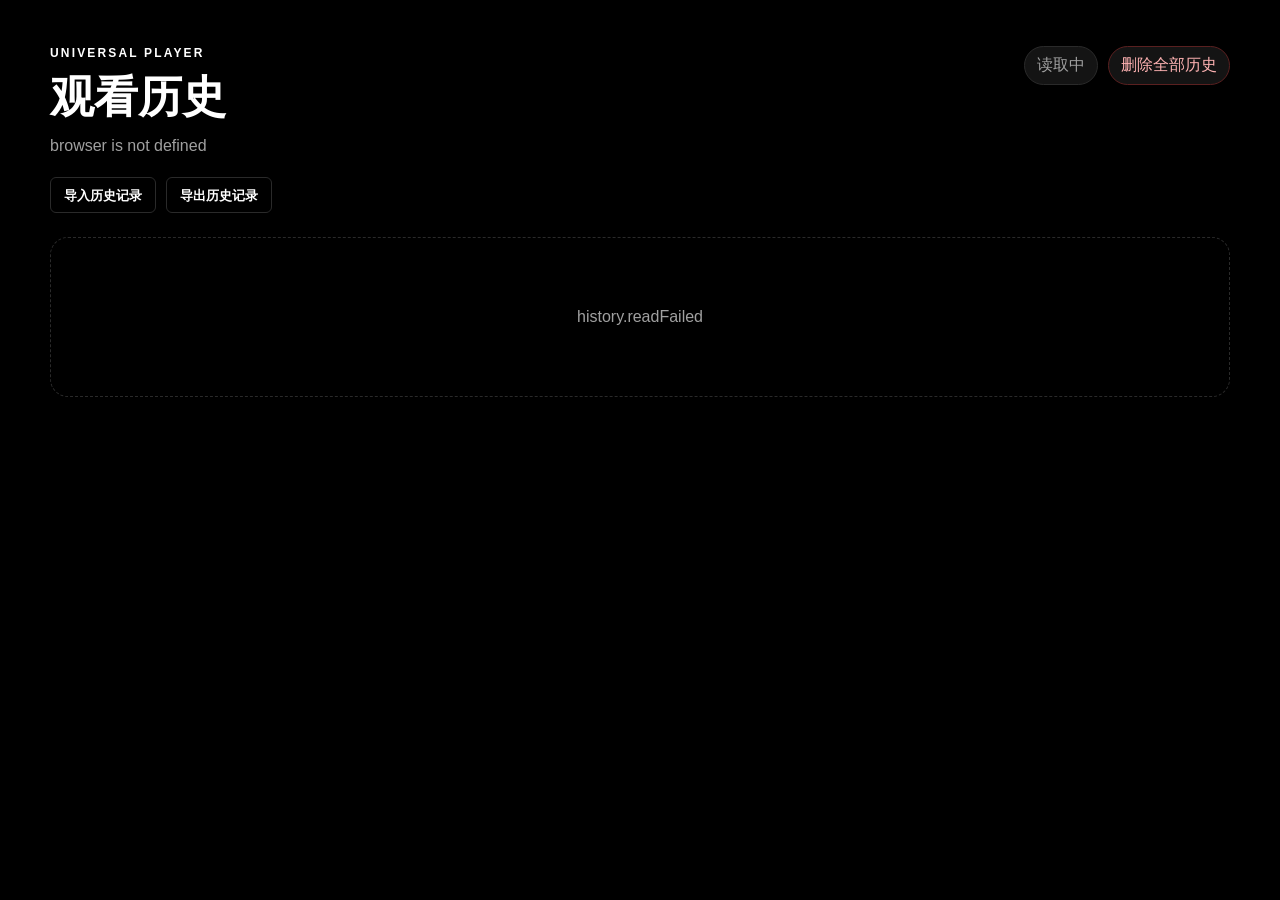
<file: history/index.html>
<!doctype html>
<html lang="zh-CN" data-theme="black" data-i18n-title="history.documentTitle">
<head>
  <meta charset="UTF-8">
  <meta name="viewport" content="width=device-width, initial-scale=1.0">
  <title>通用播放器观看历史</title>
  <link rel="stylesheet" href="history.css">
</head>
<body>
  <main class="history-shell">
    <header class="history-header">
      <div>
        <p class="eyebrow" data-i18n="app.brand">UNIVERSAL PLAYER</p>
        <h1 data-i18n="history.heading">观看历史</h1>
        <p id="summary" class="summary" data-i18n="history.summaryLoading">正在读取记录…</p>
      </div>
      <div class="header-actions">
        <span id="storageBadge" class="storage-badge" data-i18n="history.storageReading">读取中</span>
        <button id="clearAllButton" class="clear-all" type="button" data-i18n="history.clearAll">删除全部历史</button>
      </div>
    </header>
    <p id="storageWarning" class="storage-warning" hidden></p>
    <div id="Historytool-container">
      <div id="importHistory">
        <input type="file" id="importHistoryDatas" accept=".json" class="hidden-input" />
        <label for="importHistoryDatas" class="import-history" data-i18n="history.importHistory">导入历史记录</label>
      </div>
      <div id="exportHistory">
        <button id="exportHistoryDatas" class="export-history" type="button" data-i18n="history.exportHistory">导出历史记录</button>
      </div>
    </div>
    <section id="historyList" class="history-list" aria-live="polite"></section>
  </main>
  <script src="../theme/theme.js"></script>
  <script src="../language/i18n.js"></script>
  <script src="history.js"></script>
</body>
</html>
</file>
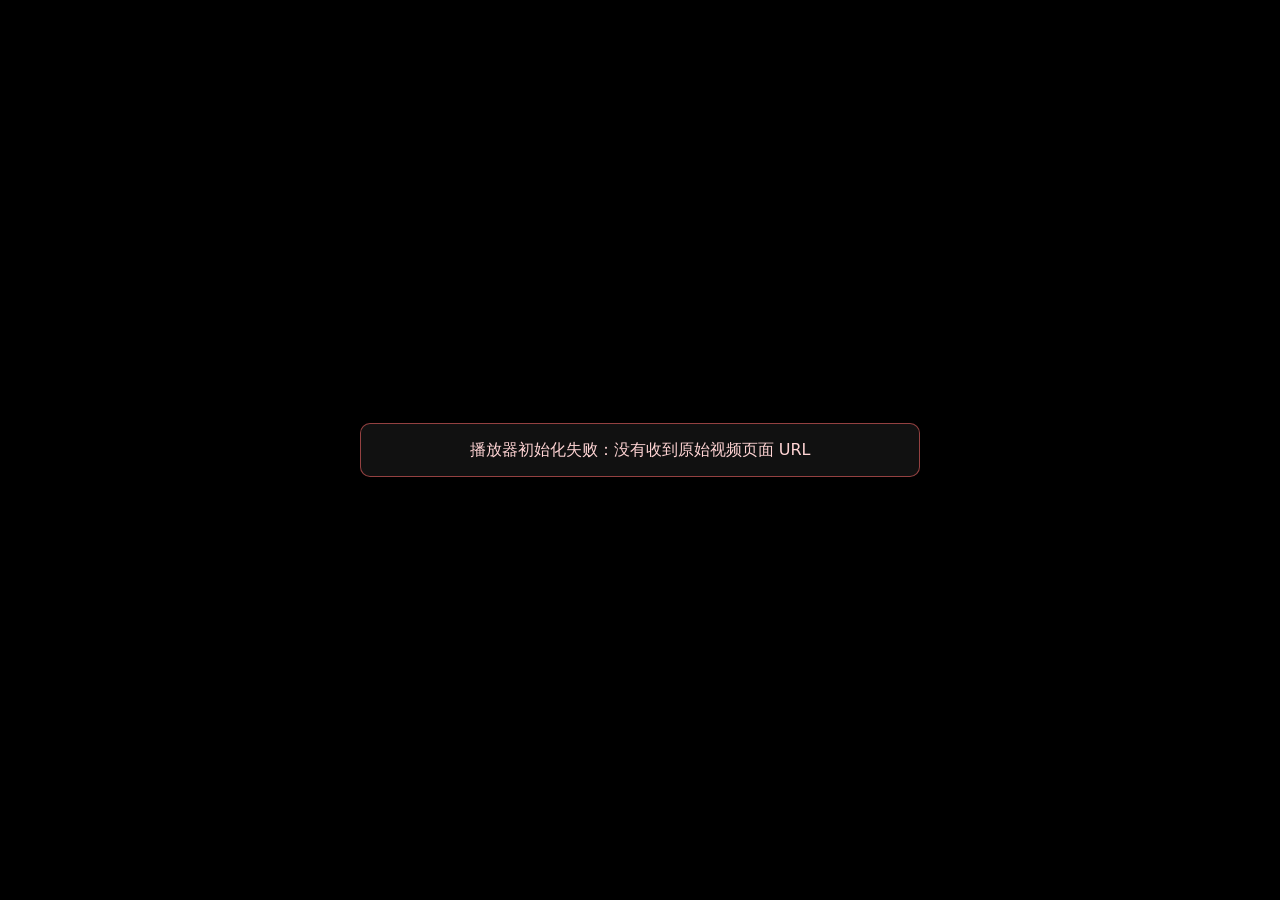
<file: player/index.html>
<!doctype html>
<html lang="zh-CN">
<head>
  <meta charset="UTF-8">
  <meta
    name="viewport"
    content="width=device-width, initial-scale=1.0"
  >
  <link rel="stylesheet" href="./player.css">
  <title>通用播放器</title>
</head>
<body>
  <div id="app"></div>

  <script src="./libs/media-chrome.js"></script>
  <script src="./libs/crypto-js.js"></script>
  <script src="./libs/hls.min.js"></script>
  <script src="./hls-decoder.js"></script>
  <script src="./danmaku.js"></script>
  <script src="./player.js"></script>
</body>
</html>
</file>
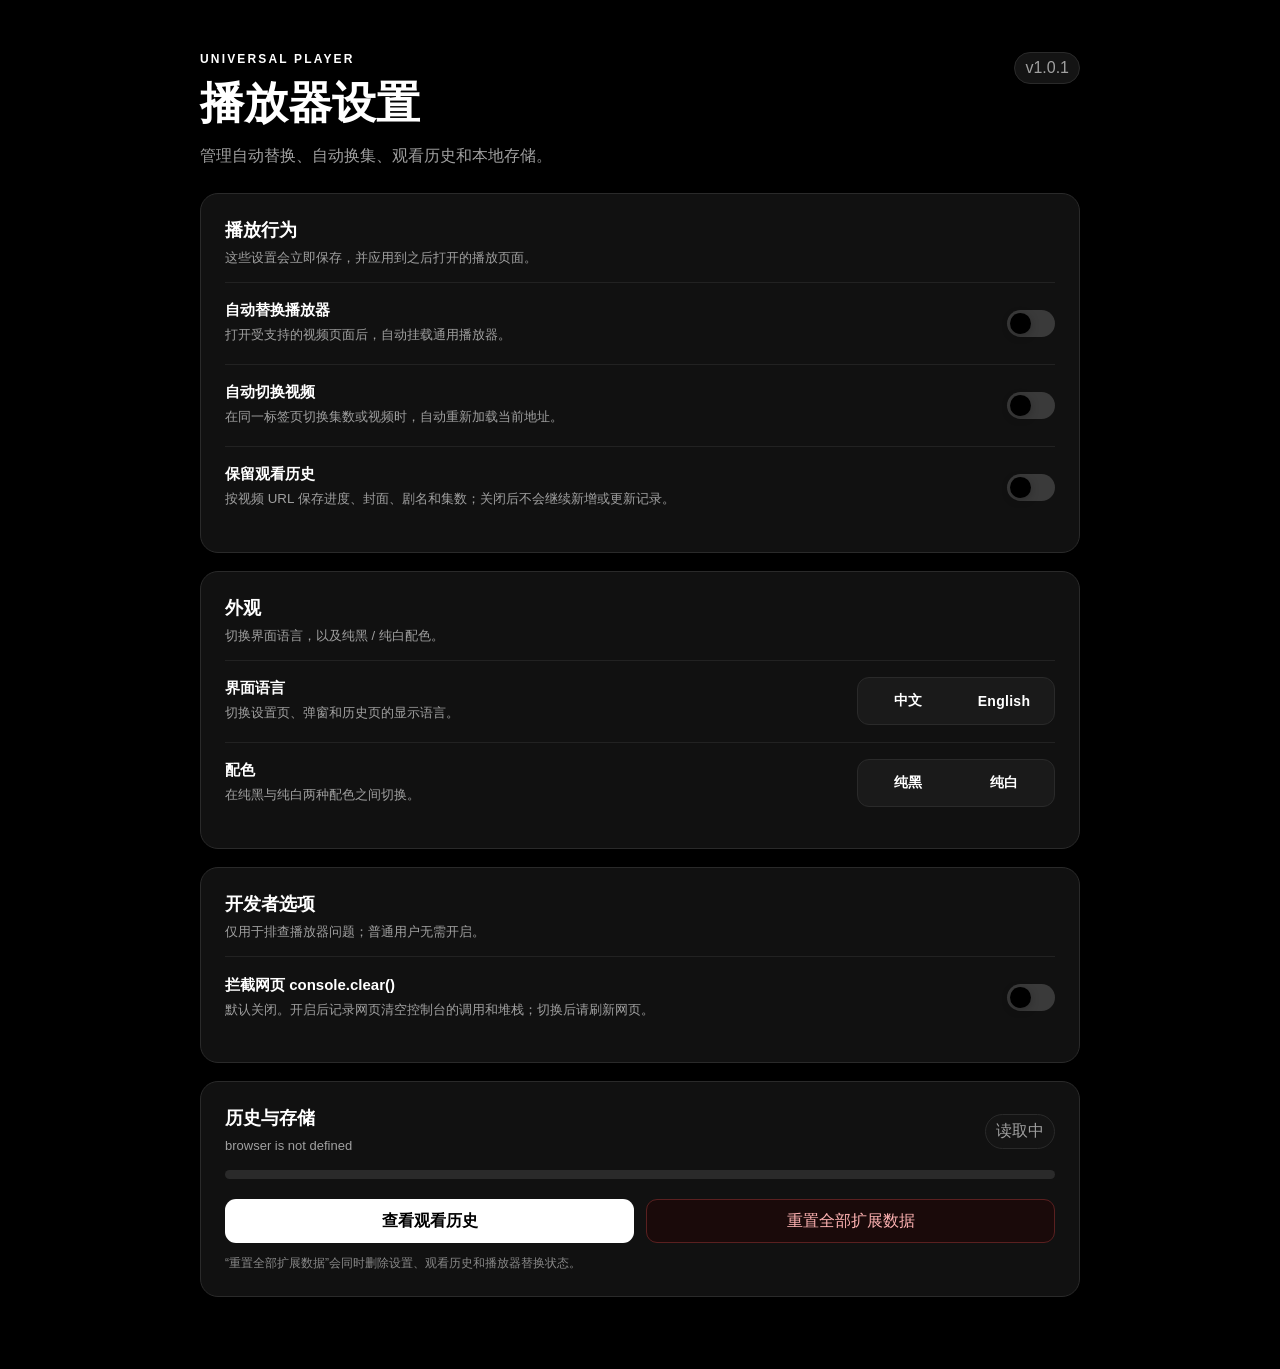
<file: setting/index.html>
<!doctype html>
<html lang="zh-CN" data-theme="black" data-i18n-title="settings.documentTitle">
<head>
  <meta charset="UTF-8">
  <meta name="viewport" content="width=device-width, initial-scale=1.0">
  <title>通用播放器设置</title>
  <link rel="stylesheet" href="setting.css">
</head>
<body>
  <main class="settings-shell">
    <header class="hero">
      <div>
        <p class="eyebrow" data-i18n="app.brand">UNIVERSAL PLAYER</p>
        <h1 data-i18n="settings.heading">播放器设置</h1>
        <p class="subtitle" data-i18n="settings.subtitle">管理自动替换、自动换集、观看历史和本地存储。</p>
      </div>
      <span class="version" data-i18n="app.version">v1.0.1</span>
    </header>

    <section class="settings-card">
      <div class="section-heading">
        <div>
          <h2 data-i18n="settings.playbackBehavior">播放行为</h2>
          <p data-i18n="settings.playbackBehaviorDesc">这些设置会立即保存，并应用到之后打开的播放页面。</p>
        </div>
      </div>

      <label class="setting-row" for="autoReplace">
        <span>
          <strong data-i18n="settings.autoReplace">自动替换播放器</strong>
          <small data-i18n="settings.autoReplaceDesc">打开受支持的视频页面后，自动挂载通用播放器。</small>
        </span>
        <input type="checkbox" id="autoReplace">
        <span class="switch" aria-hidden="true"></span>
      </label>

      <label class="setting-row" for="autoChange">
        <span>
          <strong data-i18n="settings.autoChange">自动切换视频</strong>
          <small data-i18n="settings.autoChangeDesc">在同一标签页切换集数或视频时，自动重新加载当前地址。</small>
        </span>
        <input type="checkbox" id="autoChange">
        <span class="switch" aria-hidden="true"></span>
      </label>

      <label class="setting-row" for="historyEnabled">
        <span>
          <strong data-i18n="settings.historyEnabled">保留观看历史</strong>
          <small data-i18n="settings.historyEnabledDesc">按视频 URL 保存进度、封面、剧名和集数；关闭后不会继续新增或更新记录。</small>
        </span>
        <input type="checkbox" id="historyEnabled">
        <span class="switch" aria-hidden="true"></span>
      </label>
    </section>

    <section class="settings-card">
      <div class="section-heading">
        <div>
          <h2 data-i18n="settings.appearance">外观</h2>
          <p data-i18n="settings.appearanceDesc">切换界面语言，以及纯黑 / 纯白配色。</p>
        </div>
      </div>

      <div class="setting-row choice-row">
        <span>
          <strong data-i18n="settings.language">界面语言</strong>
          <small data-i18n="settings.languageDesc">切换设置页、弹窗和历史页的显示语言。</small>
        </span>
        <div id="languageSwitch" class="choice-switch" role="group" data-i18n="settings.language" data-i18n-attr="aria-label">
          <button type="button" class="choice-option language-option" data-lang="zh-CN" data-i18n="settings.language.zh">中文</button>
          <button type="button" class="choice-option language-option" data-lang="en" data-i18n="settings.language.en">English</button>
        </div>
      </div>

      <div class="setting-row choice-row">
        <span>
          <strong data-i18n="settings.theme">配色</strong>
          <small data-i18n="settings.themeDesc">在纯黑与纯白两种配色之间切换。</small>
        </span>
        <div id="themeSwitch" class="choice-switch" role="group" data-i18n="settings.theme" data-i18n-attr="aria-label">
          <button type="button" class="choice-option theme-option" data-theme="black" data-i18n="settings.theme.black">纯黑</button>
          <button type="button" class="choice-option theme-option" data-theme="white" data-i18n="settings.theme.white">纯白</button>
        </div>
      </div>
    </section>

    <section class="settings-card">
      <div class="section-heading">
        <div>
          <h2 data-i18n="settings.developerTools">开发者选项</h2>
          <p data-i18n="settings.developerToolsDesc">仅用于排查播放器问题；普通用户无需开启。</p>
        </div>
      </div>
      <label class="setting-row" for="debugConsoleClear">
        <span>
          <strong data-i18n="settings.debugConsoleClear">拦截网页 console.clear()</strong>
          <small data-i18n="settings.debugConsoleClearDesc">默认关闭。开启后记录网页清空控制台的调用和堆栈；切换后请刷新网页。</small>
        </span>
        <input type="checkbox" id="debugConsoleClear">
        <span class="switch" aria-hidden="true"></span>
      </label>
    </section>

    <section class="settings-card">
      <div class="section-heading storage-heading">
        <div>
          <h2 data-i18n="settings.storageHeading">历史与存储</h2>
          <p id="storageText" data-i18n="settings.storageLoading">正在计算扩展存储使用量…</p>
        </div>
        <span id="storageBadge" class="storage-badge" data-i18n="settings.storageReading">读取中</span>
      </div>
      <div class="storage-track" aria-hidden="true">
        <span id="storageBar"></span>
      </div>
      <p id="storageWarning" class="storage-warning" hidden></p>

      <div class="button-grid">
        <button id="openHistoryButton" class="primary-button" type="button" data-i18n="settings.openHistory">查看观看历史</button>
        <button id="clearStorageButton" class="danger-button" type="button" data-i18n="settings.clearStorage">重置全部扩展数据</button>
      </div>
      <p class="hint" data-i18n="settings.clearHint">“重置全部扩展数据”会同时删除设置、观看历史和播放器替换状态。</p>
    </section>
  </main>
  <script src="../theme/theme.js"></script>
  <script src="../language/i18n.js"></script>
  <script src="setting.js"></script>
</body>
</html>
</file>
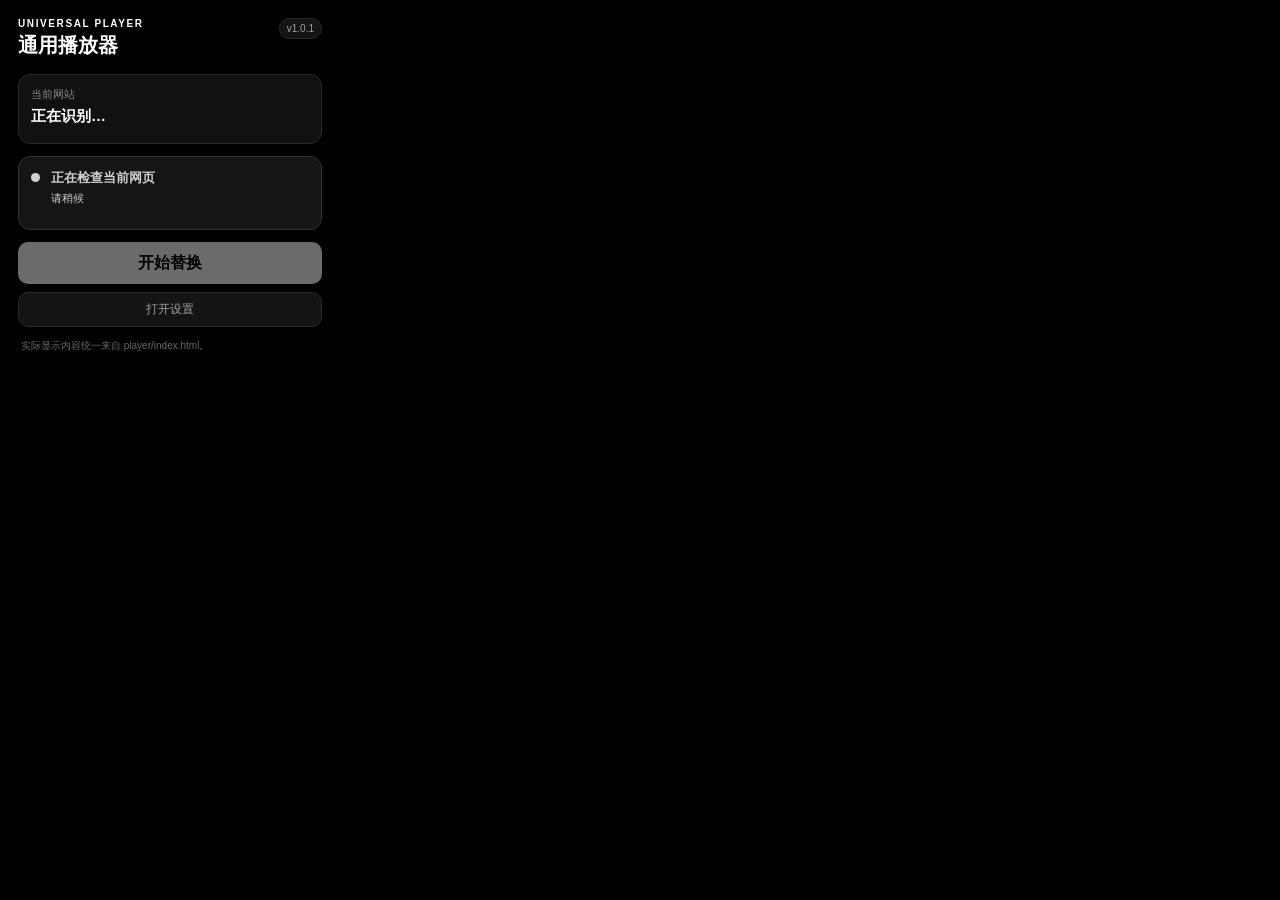
<file: popup/popup.html>
<!doctype html>
<html lang="zh-CN" data-theme="black" data-i18n-title="popup.documentTitle">
<head>
  <meta charset="utf-8">
  <meta name="viewport" content="width=device-width, initial-scale=1">
  <title>通用播放器</title>
  <link rel="stylesheet" href="popup.css">
</head>
<body>
  <main class="panel">
    <header class="header">
      <div>
        <p class="eyebrow" data-i18n="app.brand">UNIVERSAL PLAYER</p>
        <h1 data-i18n="popup.heading">通用播放器</h1>
      </div>
      <span class="version" data-i18n="app.version">v1.0.1</span>
    </header>

    <section class="site-card">
      <span class="label" data-i18n="popup.currentSite">当前网站</span>
      <strong id="site-name" data-i18n="popup.checkingSite">正在识别…</strong>
      <span id="page-url" class="page-url"></span>
    </section>

    <section id="status-box" class="status-box status-loading" aria-live="polite">
      <span class="status-dot" aria-hidden="true"></span>
      <div>
        <strong id="status-title" data-i18n="popup.statusChecking">正在检查当前网页</strong>
        <p id="status-detail" data-i18n="popup.statusPleaseWait">请稍候</p>
      </div>
    </section>

    <button id="action-button" class="action-button" type="button" disabled data-i18n="popup.startReplace">
      开始替换
    </button>

    <button id="interval-button" class="interval-button" type="button" data-i18n="popup.openSettings">
      打开设置
    </button>

    <p class="footnote" data-i18n="popup.footnote">
     实际显示内容统一来自 player/index.html。
    </p>
  </main>
  
  <script src="../theme/theme.js"></script>
  <script src="../language/i18n.js"></script>
  <script src="popup.js"></script>
</body>
</html>
</file>
<file: history/history.css>
:root,
html[data-theme="black"] {
  color-scheme: dark;
  font-family: Inter, "Segoe UI", "Microsoft YaHei", sans-serif;
  --bg: #000000;
  --card: #111111;
  --group: #111111;
  --border: #2a2a2a;
  --text: #ffffff;
  --muted: #a0a0a0;
  --accent: #ffffff;
  --chip-bg: #141414;
  --cover-bg: #1a1a1a;
  --placeholder: #777777;
  --url: #888888;
  --track: #2a2a2a;
  --track-fill: #ffffff;
  --badge-bg: rgba(0,0,0,.82);
  --delete-bg: rgba(0,0,0,.76);
  --delete-border: #3a3a3a;
  --danger-text: #ffb3b3;
  --danger-border: #5a2020;
  --warning-bg: #1a0a0a;
  --warning-border: #5a2020;
  --warning-text: #ffb3b3;
  --hover-border: #666666;
  --control-hover-bg: #1b1b1b;
}

html[data-theme="white"] {
  color-scheme: light;
  --bg: #ffffff;
  --card: #f5f5f5;
  --group: #f7f7f7;
  --border: #d6d6d6;
  --text: #000000;
  --muted: #666666;
  --accent: #000000;
  --chip-bg: #f0f0f0;
  --cover-bg: #ececec;
  --placeholder: #888888;
  --url: #777777;
  --track: #dddddd;
  --track-fill: #000000;
  --badge-bg: rgba(255,255,255,.88);
  --delete-bg: rgba(255,255,255,.9);
  --delete-border: #d0d0d0;
  --danger-text: #8b0000;
  --danger-border: #f0b4b4;
  --warning-bg: #fff5f5;
  --warning-border: #f0b4b4;
  --warning-text: #8b0000;
  --hover-border: #000000;
  --control-hover-bg: #e9e9e9;
}

* { box-sizing: border-box; }
body {
  margin: 0;
  min-height: 100vh;
  color: var(--text);
  background: var(--bg);
}
.hidden-input {
  display: none;
}
button { font: inherit; }
.history-shell { width: min(1180px, calc(100% - 36px)); margin: 0 auto; padding: 46px 0 72px; }
.history-header { display: flex; justify-content: space-between; align-items: flex-start; gap: 24px; margin-bottom: 22px; }
.eyebrow { margin: 0 0 8px; color: var(--accent); font-size: 12px; font-weight: 800; letter-spacing: .18em; }
h1 { margin: 0; font-size: clamp(30px, 5vw, 44px); }
.summary { margin: 10px 0 0; color: var(--muted); }
.header-actions { display: flex; align-items: center; gap: 10px; }
.storage-badge, .clear-all {
  border: 1px solid var(--border);
  border-radius: 999px;
  padding: 8px 12px;
  background: var(--chip-bg);
  color: var(--muted);
}
.clear-all {
  color: var(--danger-text);
  border-color: var(--danger-border);
  cursor: pointer;
}
.storage-warning {
  padding: 13px 15px;
  border: 1px solid var(--warning-border);
  border-radius: 12px;
  color: var(--warning-text);
  background: var(--warning-bg);
}

#Historytool-container {
  all: unset;
  display: flex;
  justify-content: flex-start;
  align-items: center;
  gap: 10px;
  margin-bottom: 24px;
}

#importHistory,
#exportHistory {
  all: unset;
  display: block;
}

.import-history,
.export-history {
  display: inline-flex;
  align-items: center;
  justify-content: center;
  min-height: 36px;
  padding: 8px 13px;
  border: 1px solid var(--border);
  border-radius: 6px;
  color: var(--text);
  background: transparent;
  cursor: pointer;
  font: inherit;
  font-size: 13px;
  font-weight: 600;
  line-height: 1;
  user-select: none;
  transition: border-color .15s ease, background-color .15s ease;
}

.import-history:hover,
.export-history:hover {
  border-color: var(--hover-border);
  background: var(--chip-bg);
}

.import-history:focus-visible,
.export-history:focus-visible {
  outline: 2px solid var(--accent);
  outline-offset: 2px;
}

.export-history:disabled {
  cursor: not-allowed;
  opacity: .5;
}

.history-list { display: grid; gap: 24px; }
.series-group {
  padding: 20px;
  border: 1px solid var(--border);
  border-radius: 18px;
  background: var(--group);
}
.series-heading {
  display: flex;
  justify-content: space-between;
  gap: 12px;
  align-items: end;
  margin-bottom: 15px;
}
.series-heading h2 { margin: 0; font-size: 19px; }
.series-heading span { color: var(--muted); font-size: 12px; }
.episode-grid {
  display: grid;
  grid-template-columns: repeat(auto-fill, minmax(255px, 1fr));
  gap: 14px;
}
.history-card {
  position: relative;
  overflow: hidden;
  border: 1px solid var(--border);
  border-radius: 14px;
  background: var(--card);
  cursor: pointer;
  transition: transform .15s ease, border-color .15s ease;
}
.history-card:hover {
  transform: translateY(-2px);
  border-color: var(--hover-border);
}
.cover-wrap {
  position: relative;
  aspect-ratio: 16/9;
  background: var(--cover-bg);
  overflow: hidden;
}
.cover-wrap img { width: 100%; height: 100%; object-fit: cover; display: block; }
.cover-placeholder {
  display: grid;
  place-items: center;
  width: 100%;
  height: 100%;
  color: var(--placeholder);
  font-size: 12px;
}
.percent-badge {
  position: absolute;
  left: 10px;
  bottom: 9px;
  padding: 4px 7px;
  border-radius: 999px;
  background: var(--badge-bg);
  font-size: 11px;
}
.delete-button {
  position: absolute;
  z-index: 3;
  top: 8px;
  right: 8px;
  width: 29px;
  height: 29px;
  border: 1px solid var(--delete-border);
  border-radius: 50%;
  color: var(--text);
  background: var(--delete-bg);
  cursor: pointer;
  font-size: 18px;
  line-height: 1;
}
.card-body { padding: 13px; }
.episode-title { margin: 0 0 7px; font-size: 15px; }
.url {
  display: block;
  overflow: hidden;
  color: var(--url);
  font-size: 10px;
  text-overflow: ellipsis;
  white-space: nowrap;
}
.progress-row {
  display: flex;
  justify-content: space-between;
  gap: 10px;
  margin-top: 11px;
  color: var(--muted);
  font-size: 11px;
}
.progress-track {
  height: 5px;
  margin-top: 8px;
  overflow: hidden;
  border-radius: 999px;
  background: var(--track);
}
.progress-track span {
  display: block;
  height: 100%;
  background: var(--track-fill);
}
.empty-state {
  padding: 70px 20px;
  border: 1px dashed var(--border);
  border-radius: 18px;
  color: var(--muted);
  text-align: center;
}
@media (max-width: 680px) {
  .history-header { flex-direction: column; }
  .header-actions { width: 100%; justify-content: space-between; }
  .history-shell { padding-top: 28px; }
  .episode-grid { grid-template-columns: 1fr; }
  .series-group { padding: 15px; }
}
</file>
<file: player/player.css>
:root {
  color-scheme: dark;
  font-family:
    Inter, system-ui, -apple-system, BlinkMacSystemFont,
    "Segoe UI", sans-serif;
  background: #000;
}

* {
  box-sizing: border-box;
}

html,
body,
#app {
  width: 100%;
  height: 100%;
  min-width: 1px;
  min-height: 1px;
  margin: 0;
  overflow: hidden;
  background: #000;
}

button,
input,
select {
  font: inherit;
}

#app {
  position: relative;
}

#player-container {
  position: absolute;
  inset: 0;
  display: grid;
  grid-template-rows: minmax(0, 1fr) auto;
  width: 100%;
  height: 100%;
  min-width: 1px;
  min-height: 1px;
  overflow: hidden;
  background: #000;
  outline: none;
}

#player-container:fullscreen,
#player-container:-webkit-full-screen {
  grid-template-rows: minmax(0, 1fr);
  width: 100vw;
  height: 100vh;
}

#player-container:fullscreen #player-controls,
#player-container:-webkit-full-screen #player-controls {
  position: absolute;
  z-index: 40;
  right: 0;
  bottom: 0;
  left: 0;
  opacity: 1;
  transform: translateY(0);
  transition:
    opacity 180ms ease,
    transform 220ms ease;
}

#player-container:fullscreen.is-controls-hidden,
#player-container:-webkit-full-screen.is-controls-hidden {
  cursor: none;
}

#player-container:fullscreen.is-controls-hidden #player-controls,
#player-container:-webkit-full-screen.is-controls-hidden #player-controls {
  opacity: 0;
  transform: translateY(100%);
  pointer-events: none;
}

#evan-media-controller {
  display: block;
  width: 100%;
  height: 100%;
  min-width: 0;
  min-height: 0;
  overflow: hidden;
  background: #000;
  --media-background-color: #000;
}

#video {
  display: block;
  width: 100%;
  height: 100%;
  min-width: 1px;
  min-height: 1px;
  border: 0;
  background: #000;
  object-fit: contain;
}

#player-controls {
  position: relative;
  z-index: 10;
  display: grid;
  grid-template-rows: 18px 46px;
  flex: none;
  width: 100%;
  min-width: 0;
  border-top: 1px solid rgb(255 255 255 / 8%);
  background:
    linear-gradient(180deg, rgb(30 31 36 / 98%), rgb(17 18 22 / 100%));
  box-shadow: 0 -10px 30px rgb(0 0 0 / 22%);
  --media-primary-color: #f7f8fb;
  --media-secondary-color: transparent;
  --media-control-background: transparent;
  --media-control-hover-background: rgb(255 255 255 / 10%);
  --media-control-padding: 8px;
  --media-control-height: 22px;
  --media-font-family:
    Inter, system-ui, -apple-system, BlinkMacSystemFont,
    "Segoe UI", sans-serif;
  --media-font-size: 12px;
  --media-font-weight: 600;
  --media-focus-box-shadow: inset 0 0 0 2px rgb(137 229 192 / 75%);
}

#player-timeline {
  display: block;
  width: calc(100% - 20px);
  height: 18px;
  margin: 0 10px;
  padding: 0;
  --media-control-background: transparent;
  --media-control-hover-background: transparent;
  --media-range-track-height: 3px;
  --media-range-track-border-radius: 999px;
  --media-range-bar-color: #78ddb5;
  --media-time-range-buffered-color: rgb(255 255 255 / 28%);
  --media-range-track-background: rgb(255 255 255 / 16%);
  --media-range-thumb-background: #f7f8fb;
  --media-range-thumb-width: 12px;
  --media-range-thumb-height: 12px;
  --media-range-thumb-opacity: 0;
}

#player-timeline:hover,
#player-timeline:focus-within {
  --media-range-track-height: 5px;
  --media-range-thumb-opacity: 1;
}

#player-control-bar {
  display: flex;
  align-items: center;
  width: 100%;
  min-width: 0;
  min-height: 46px;
  padding: 0 8px 3px;
  background: transparent;
}

#player-control-bar > * {
  flex: none;
  border-radius: 7px;
}

.player-control-spacer {
  flex: 1 1 auto !important;
  min-width: 4px;
}

#playback-rate-control {
  position: relative;
  flex: none;
}

#playback-rate-button {
  min-width: 58px;
  font-variant-numeric: tabular-nums;
}

#playback-rate-menu {
  position: absolute;
  z-index: 80;
  right: 0;
  bottom: calc(100% + 9px);
  display: grid;
  width: 104px;
  max-height: min(320px, 60vh);
  padding: 6px;
  overflow-y: auto;
  border: 1px solid rgb(255 255 255 / 16%);
  border-radius: 10px;
  background: rgb(24 26 32 / 97%);
  box-shadow: 0 16px 46px rgb(0 0 0 / 48%);
  backdrop-filter: blur(16px);
}

#playback-rate-menu[hidden] {
  display: none;
}

.playback-rate-option {
  display: flex;
  align-items: center;
  justify-content: space-between;
  width: 100%;
  min-height: 34px;
  padding: 0 10px;
  border: 0;
  border-radius: 7px;
  color: rgb(255 255 255 / 82%);
  background: transparent;
  font-size: 12px;
  font-variant-numeric: tabular-nums;
  text-align: left;
  cursor: pointer;
}

.playback-rate-option:hover,
.playback-rate-option:focus-visible {
  color: #fff;
  background: rgb(255 255 255 / 10%);
  outline: 0;
}

.playback-rate-option.is-selected {
  color: #9cebcf;
  background: rgb(120 221 181 / 12%);
}

.playback-rate-option.is-selected::after {
  content: "✓";
  font-weight: 800;
}

media-time-display {
  min-width: 84px;
  white-space: nowrap;
  font-variant-numeric: tabular-nums;
}

media-volume-range {
  width: 88px;
  --media-range-track-height: 3px;
  --media-range-track-border-radius: 999px;
  --media-range-bar-color: #f7f8fb;
  --media-range-track-background: rgb(255 255 255 / 20%);
  --media-range-thumb-background: #f7f8fb;
  --media-range-thumb-width: 10px;
  --media-range-thumb-height: 10px;
}

#player-status {
  position: absolute;
  z-index: 20;
  inset: 50% auto auto 50%;
  width: min(560px, calc(100% - 40px));
  padding: 14px 18px;
  border: 1px solid rgb(255 255 255 / 18%);
  border-radius: 10px;
  background: rgb(20 20 20 / 88%);
  color: #fff;
  text-align: center;
  line-height: 1.5;
  transform: translate(-50%, -50%);
  backdrop-filter: blur(10px);
}

#player-status[data-state="ready"] {
  opacity: 0.82;
}

#player-status[data-state="error"] {
  border-color: rgb(255 105 105 / 55%);
  color: #ffd4d4;
}

#resume-prompt {
  position: absolute;
  z-index: 21;
  left: 50%;
  bottom: 82px;
  display: flex;
  align-items: center;
  gap: 12px;
  max-width: calc(100% - 28px);
  padding: 10px 14px;
  border: 1px solid rgb(255 255 255 / 18%);
  border-radius: 999px;
  color: #f7f9ff;
  background: rgb(14 19 31 / 88%);
  box-shadow: 0 12px 38px rgb(0 0 0 / 35%);
  opacity: 1;
  transform: translateX(-50%) translateY(0);
  transition:
    opacity 180ms ease,
    transform 180ms ease;
  backdrop-filter: blur(14px);
  cursor: pointer;
}

#resume-prompt:hover,
#resume-prompt:focus-visible {
  border-color: rgb(137 229 192 / 50%);
  background: rgb(18 25 39 / 94%);
  outline: none;
}

#resume-prompt.is-hiding {
  opacity: 0;
  transform: translateX(-50%) translateY(8px);
  pointer-events: none;
}

#resume-prompt strong {
  color: #89e5c0;
  white-space: nowrap;
}

#history-storage-warning {
  position: absolute;
  z-index: 22;
  top: 14px;
  right: 14px;
  max-width: min(420px, calc(100% - 28px));
  padding: 9px 12px;
  border: 1px solid rgb(255 112 125 / 38%);
  border-radius: 9px;
  color: #ffd7db;
  background: rgb(92 25 36 / 88%);
  font-size: 12px;
  line-height: 1.45;
}

@media (max-width: 720px) {
  #player-controls {
    grid-template-rows: 16px 42px;
    --media-control-padding: 6px;
  }

  #player-control-bar {
    min-height: 42px;
    padding-inline: 4px;
  }

  media-seek-backward-button,
  media-seek-forward-button {
    display: none;
  }

  media-volume-range {
    width: 64px;
  }

  media-time-display {
    min-width: 72px;
    --media-font-size: 11px;
  }

  #resume-prompt {
    bottom: 72px;
  }
}

@media (max-width: 500px) {
  media-volume-range,
  media-pip-button {
    display: none;
  }

  #playback-rate-button {
    min-width: 48px;
  }
}

@media (prefers-reduced-motion: reduce) {
  #player-timeline {
    transition: none;
  }
}

/* =========================================================
 * 弹幕层与弹幕控制
 * ======================================================= */

#player-video-region {
  position: relative;
  min-width: 0;
  min-height: 0;
  overflow: hidden;
  background: #000;
}

#player-video-region > #evan-media-controller {
  position: absolute;
  inset: 0;
}

#danmaku-layer {
  --danmaku-opacity: 0.9;
  --danmaku-font-scale: 1;
  --danmaku-area: 75%;
  position: absolute;
  z-index: 6;
  inset: 0;
  overflow: hidden;
  pointer-events: none;
  contain: layout paint;
}

#danmaku-layer[hidden] {
  display: none;
}

.danmaku-item {
  position: absolute;
  z-index: 1;
  max-width: 80%;
  overflow: hidden;
  color: #fff;
  font-weight: 650;
  line-height: 1.2;
  white-space: nowrap;
  text-overflow: ellipsis;
  text-shadow:
    -1px -1px 1px rgb(0 0 0 / 95%),
    1px -1px 1px rgb(0 0 0 / 95%),
    -1px 1px 1px rgb(0 0 0 / 95%),
    1px 1px 1px rgb(0 0 0 / 95%),
    0 2px 4px rgb(0 0 0 / 90%);
  will-change: transform, opacity;
  user-select: none;
}

.danmaku-right {
  left: 100%;
}

.danmaku-top,
.danmaku-bottom {
  left: 50%;
  max-width: min(86%, 1000px);
  text-align: center;
  transform: translateX(-50%);
}

#danmaku-toast {
  position: absolute;
  z-index: 25;
  top: 18px;
  left: 50%;
  max-width: min(560px, calc(100% - 32px));
  padding: 8px 13px;
  border: 1px solid rgb(255 255 255 / 16%);
  border-radius: 999px;
  color: #f7f9ff;
  background: rgb(18 22 30 / 86%);
  box-shadow: 0 10px 30px rgb(0 0 0 / 32%);
  font-size: 12px;
  line-height: 1.35;
  text-align: center;
  transform: translateX(-50%);
  backdrop-filter: blur(12px);
  pointer-events: none;
}

#danmaku-toast[data-state="success"] {
  border-color: rgb(120 221 181 / 48%);
  color: #b9f5dd;
}

#danmaku-toast[data-state="error"] {
  border-color: rgb(255 116 130 / 55%);
  color: #ffd5d9;
  background: rgb(73 21 31 / 90%);
}

.evan-control-button {
  display: inline-flex;
  align-items: center;
  justify-content: center;
  height: 34px;
  min-width: 38px;
  padding: 0 9px;
  border: 0;
  border-radius: 7px;
  color: #f7f8fb;
  background: transparent;
  font-size: 12px;
  font-weight: 650;
  white-space: nowrap;
  cursor: pointer;
}

.evan-control-button:hover,
.evan-control-button:focus-visible,
.evan-control-button.is-active {
  background: rgb(255 255 255 / 11%);
}

.evan-control-button:focus-visible {
  outline: 2px solid rgb(137 229 192 / 72%);
  outline-offset: -2px;
}

.danmaku-toggle {
  gap: 6px;
  min-width: 75px;
}

.danmaku-toggle > span {
  display: grid;
  width: 23px;
  height: 23px;
  place-items: center;
  border: 1px solid rgb(255 255 255 / 30%);
  border-radius: 6px;
  color: rgb(255 255 255 / 55%);
  font-size: 13px;
}

.danmaku-toggle.is-active > span {
  border-color: #78ddb5;
  color: #071d15;
  background: #78ddb5;
}

.danmaku-toggle small {
  color: rgb(255 255 255 / 58%);
  font-size: 10px;
  font-variant-numeric: tabular-nums;
}

#danmaku-open-composer {
  display: none;
}

#danmaku-composer {
  flex: 0 1 360px;
  width: min(360px, 30vw);
  min-width: 210px;
  margin: 0 5px;
}

#danmaku-send-form {
  display: grid;
  grid-template-columns: 30px 45px minmax(90px, 1fr) auto;
  align-items: center;
  height: 32px;
  overflow: hidden;
  border: 1px solid rgb(255 255 255 / 14%);
  border-radius: 8px;
  background: rgb(255 255 255 / 6%);
}

#danmaku-send-form:focus-within {
  border-color: rgb(120 221 181 / 58%);
  background: rgb(255 255 255 / 9%);
}

#danmaku-color {
  width: 22px;
  height: 22px;
  margin-left: 5px;
  padding: 0;
  overflow: hidden;
  border: 0;
  border-radius: 5px;
  background: transparent;
  cursor: pointer;
}

#danmaku-color::-webkit-color-swatch-wrapper {
  padding: 0;
}

#danmaku-color::-webkit-color-swatch {
  border: 1px solid rgb(255 255 255 / 35%);
  border-radius: 5px;
}

#danmaku-size,
#danmaku-text {
  height: 30px;
  min-width: 0;
  border: 0;
  color: #f6f8fb;
  outline: 0;
  background: transparent;
}

#danmaku-size {
  padding: 0 4px;
  color: rgb(255 255 255 / 72%);
  font-size: 11px;
  cursor: pointer;
}

#danmaku-size option,
#danmaku-area option {
  color: #f7f8fb;
  background: #20232a;
}

#danmaku-text {
  width: 100%;
  padding: 0 7px;
  border-left: 1px solid rgb(255 255 255 / 10%);
}

#danmaku-text::placeholder {
  color: rgb(255 255 255 / 35%);
}

#danmaku-send {
  align-self: stretch;
  min-width: 48px;
  padding: 0 10px;
  border: 0;
  color: #071d15;
  background: #78ddb5;
  font-size: 12px;
  font-weight: 700;
  cursor: pointer;
}

#danmaku-send:hover {
  filter: brightness(1.06);
}

#danmaku-send:disabled {
  opacity: 0.5;
  cursor: wait;
}

#danmaku-settings-panel {
  position: absolute;
  z-index: 30;
  right: 14px;
  bottom: 14px;
  width: min(330px, calc(100% - 28px));
  overflow: hidden;
  border: 1px solid rgb(255 255 255 / 17%);
  border-radius: 13px;
  color: #f7f8fb;
  background: rgb(22 24 30 / 94%);
  box-shadow: 0 20px 60px rgb(0 0 0 / 48%);
  backdrop-filter: blur(18px);
}

#danmaku-settings-panel[hidden] {
  display: none;
}

.danmaku-panel-header {
  display: flex;
  align-items: center;
  justify-content: space-between;
  gap: 12px;
  padding: 13px 14px 11px;
  border-bottom: 1px solid rgb(255 255 255 / 9%);
}

.danmaku-panel-header > div {
  display: grid;
  gap: 2px;
}

.danmaku-panel-header strong {
  font-size: 14px;
}

.danmaku-panel-header span {
  color: rgb(255 255 255 / 48%);
  font-size: 10px;
}

.danmaku-panel-close {
  width: 28px;
  height: 28px;
  border: 0;
  border-radius: 7px;
  color: rgb(255 255 255 / 72%);
  background: transparent;
  font-size: 20px;
  line-height: 1;
  cursor: pointer;
}

.danmaku-panel-close:hover {
  background: rgb(255 255 255 / 10%);
}

.danmaku-panel-body {
  display: grid;
  gap: 11px;
  padding: 12px 14px;
}

.danmaku-check-row,
.danmaku-setting-row {
  display: grid;
  gap: 7px;
  color: rgb(255 255 255 / 82%);
  font-size: 12px;
}

.danmaku-check-row {
  grid-template-columns: auto 1fr;
  align-items: center;
  gap: 8px;
}

.danmaku-check-row input {
  accent-color: #78ddb5;
}

.danmaku-setting-row > span {
  display: flex;
  justify-content: space-between;
  gap: 10px;
}

.danmaku-setting-row output {
  color: #78ddb5;
  font-variant-numeric: tabular-nums;
}

.danmaku-setting-row input[type="range"] {
  width: 100%;
  accent-color: #78ddb5;
}

#danmaku-area {
  width: 100%;
  height: 30px;
  padding: 0 8px;
  border: 1px solid rgb(255 255 255 / 14%);
  border-radius: 7px;
  color: #f7f8fb;
  outline: 0;
  background: rgb(255 255 255 / 6%);
}

.danmaku-panel-footer {
  padding: 10px 14px 13px;
  border-top: 1px solid rgb(255 255 255 / 9%);
}

#danmaku-reload {
  width: 100%;
  height: 32px;
  border: 1px solid rgb(120 221 181 / 32%);
  border-radius: 7px;
  color: #a9efd4;
  background: rgb(120 221 181 / 8%);
  cursor: pointer;
}

#danmaku-reload:hover {
  background: rgb(120 221 181 / 14%);
}

#danmaku-reload:disabled {
  opacity: 0.45;
  cursor: wait;
}

@media (max-width: 1100px) {
  #danmaku-composer {
    display: none;
  }

  #danmaku-open-composer {
    display: inline-flex;
  }

  #danmaku-composer.is-open {
    position: absolute;
    z-index: 35;
    right: 8px;
    bottom: 52px;
    display: block;
    width: min(440px, calc(100vw - 20px));
    margin: 0;
    padding: 7px;
    border: 1px solid rgb(255 255 255 / 16%);
    border-radius: 11px;
    background: rgb(22 24 30 / 96%);
    box-shadow: 0 16px 45px rgb(0 0 0 / 42%);
  }
}

@media (max-width: 780px) {
  .danmaku-settings-button {
    width: 38px;
    min-width: 38px;
    overflow: hidden;
    color: transparent;
  }

  .danmaku-settings-button::before {
    color: #f7f8fb;
    content: "设";
  }

  .danmaku-toggle {
    min-width: 42px;
    padding-inline: 6px;
  }

  .danmaku-toggle small {
    display: none;
  }
}

@media (max-width: 560px) {
  #danmaku-open-composer,
  .danmaku-settings-button {
    display: none;
  }

  .danmaku-item {
    max-width: 92%;
  }
}
</file>
<file: setting/setting.css>
:root,
html[data-theme="black"] {
  color-scheme: dark;
  font-family: Inter, "Segoe UI", "Microsoft YaHei", sans-serif;
  --bg: #000000;
  --card: #111111;
  --border: #2a2a2a;
  --row-border: #222222;
  --text: #ffffff;
  --muted: #a0a0a0;
  --accent: #ffffff;
  --accent-soft: #e8e8e8;
  --control-bg: #1a1a1a;
  --control-hover: #2a2a2a;
  --chip-bg: #141414;
  --switch-off: #3a3a3a;
  --switch-on: #ffffff;
  --switch-knob: #000000;
  --track: #2a2a2a;
  --track-fill: #ffffff;
  --primary-bg: #ffffff;
  --primary-text: #000000;
  --danger: #ff6b6b;
  --danger-text: #ffb3b3;
  --danger-bg: #1a0a0a;
  --danger-border: #5a2020;
  --hint: #888888;
  --shadow: transparent;
  --active-option-bg: #ffffff;
  --active-option-text: #000000;
  --warning-bg: #1a0a0a;
  --warning-border: #5a2020;
  --warning-text: #ffb3b3;
}

html[data-theme="white"] {
  color-scheme: light;
  --bg: #ffffff;
  --card: #f5f5f5;
  --border: #d6d6d6;
  --row-border: #e5e5e5;
  --text: #000000;
  --muted: #666666;
  --accent: #000000;
  --accent-soft: #222222;
  --control-bg: #eeeeee;
  --control-hover: #e0e0e0;
  --chip-bg: #f0f0f0;
  --switch-off: #c8c8c8;
  --switch-on: #000000;
  --switch-knob: #ffffff;
  --track: #dddddd;
  --track-fill: #000000;
  --primary-bg: #000000;
  --primary-text: #ffffff;
  --danger: #c62828;
  --danger-text: #8b0000;
  --danger-bg: #fff0f0;
  --danger-border: #f0b4b4;
  --hint: #777777;
  --shadow: rgba(0,0,0,.06);
  --active-option-bg: #000000;
  --active-option-text: #ffffff;
  --warning-bg: #fff5f5;
  --warning-border: #f0b4b4;
  --warning-text: #8b0000;
}

* { box-sizing: border-box; }
body {
  margin: 0;
  min-height: 100vh;
  color: var(--text);
  background: var(--bg);
}
button, input { font: inherit; }
.settings-shell { width: min(880px, calc(100% - 32px)); margin: 0 auto; padding: 52px 0 72px; }
.hero { display: flex; justify-content: space-between; align-items: flex-start; gap: 24px; margin-bottom: 24px; }
.eyebrow { margin: 0 0 8px; color: var(--accent); font-size: 12px; font-weight: 800; letter-spacing: .18em; }
h1 { margin: 0; font-size: clamp(30px, 5vw, 44px); }
.subtitle { margin: 10px 0 0; color: var(--muted); line-height: 1.6; }
.version, .storage-badge {
  border: 1px solid var(--border);
  border-radius: 999px;
  padding: 6px 10px;
  color: var(--muted);
  background: var(--chip-bg);
  white-space: nowrap;
}
.settings-card {
  margin-top: 18px;
  padding: 24px;
  border: 1px solid var(--border);
  border-radius: 18px;
  background: var(--card);
  box-shadow: 0 10px 30px var(--shadow);
}
.section-heading { display: flex; justify-content: space-between; gap: 18px; align-items: flex-start; padding-bottom: 14px; }
.section-heading h2 { margin: 0 0 6px; font-size: 18px; }
.section-heading p { margin: 0; color: var(--muted); font-size: 13px; line-height: 1.55; }
.setting-row {
  display: grid;
  grid-template-columns: 1fr auto;
  align-items: center;
  gap: 20px;
  min-height: 82px;
  border-top: 1px solid var(--row-border);
  cursor: pointer;
}
.setting-row strong { display: block; margin-bottom: 5px; font-size: 15px; }
.setting-row small { color: var(--muted); line-height: 1.5; }
.setting-row input { position: absolute; opacity: 0; pointer-events: none; }
.switch {
  position: relative;
  width: 48px;
  height: 27px;
  border-radius: 999px;
  background: var(--switch-off);
  transition: .18s ease;
}
.switch::after {
  content: "";
  position: absolute;
  width: 21px;
  height: 21px;
  top: 3px;
  left: 3px;
  border-radius: 50%;
  background: var(--switch-knob);
  transition: .18s ease;
  box-shadow: 0 2px 8px rgba(0,0,0,.25);
}
.setting-row input:checked + .switch { background: var(--switch-on); }
.setting-row input:checked + .switch::after { transform: translateX(21px); }
.setting-row input:focus-visible + .switch { outline: 2px solid var(--accent); outline-offset: 3px; }
.storage-heading { align-items: center; }
.storage-track { height: 9px; overflow: hidden; border-radius: 999px; background: var(--track); }
.storage-track span {
  display: block;
  width: 0;
  height: 100%;
  border-radius: inherit;
  background: var(--track-fill);
  transition: width .25s ease;
}
.storage-warning {
  margin: 14px 0 0;
  padding: 12px 14px;
  border: 1px solid var(--warning-border);
  border-radius: 12px;
  color: var(--warning-text);
  background: var(--warning-bg);
}
.button-grid { display: grid; grid-template-columns: 1fr 1fr; gap: 12px; margin-top: 20px; }
button {
  min-height: 44px;
  border-radius: 11px;
  cursor: pointer;
  transition: transform .15s ease, filter .15s ease;
}
button:hover { transform: translateY(-1px); filter: brightness(1.06); }
.primary-button {
  border: 0;
  color: var(--primary-text);
  font-weight: 800;
  background: var(--primary-bg);
}
.danger-button {
  border: 1px solid var(--danger-border);
  color: var(--danger-text);
  background: var(--danger-bg);
}
.hint { margin: 12px 0 0; color: var(--hint); font-size: 12px; }
.choice-row { cursor: default; }
.choice-switch {
  display: inline-flex;
  align-items: stretch;
  padding: 4px;
  border: 1px solid var(--border);
  border-radius: 12px;
  background: var(--control-bg);
  gap: 4px;
}
.choice-option {
  min-width: 92px;
  min-height: 38px;
  padding: 0 14px;
  border: 0;
  border-radius: 9px;
  color: var(--text);
  font-weight: 700;
  font-size: 14px;
  letter-spacing: .02em;
  background: transparent;
  cursor: pointer;
  transform: none;
  filter: none;
}
.choice-option:hover {
  transform: none;
  filter: none;
  background: var(--control-hover);
}
.choice-option.is-active {
  color: var(--active-option-text);
  background: var(--active-option-bg);
  box-shadow: none;
}
.choice-option:focus-visible {
  outline: 2px solid var(--accent);
  outline-offset: 2px;
}
@media (max-width: 620px) {
  .settings-shell { padding-top: 28px; }
  .hero { align-items: center; }
  .button-grid { grid-template-columns: 1fr; }
  .settings-card { padding: 18px; }
}
</file>
<file: popup/popup.css>
:root,
html[data-theme="black"] {
  color-scheme: dark;
  font-family: Inter, "Segoe UI", "Microsoft YaHei", sans-serif;
  --color-bg-primary: #000000;
  --color-text-primary: #ffffff;
  --color-accent: #ffffff;
  --color-muted: #a0a0a0;
  --color-label: #888888;
  --color-url: #777777;
  --color-footnote: #666666;
  --color-btn-bg: #ffffff;
  --color-btn-text: #000000;
  --color-card-bg: #111111;
  --color-card-border: #2a2a2a;
  --color-chip-bg: #141414;
  --color-chip-border: #2a2a2a;
  --color-secondary-bg: #141414;
  --color-secondary-border: #2a2a2a;
  --status-loading: #d0d0d0;
  --status-loading-bg: #151515;
  --status-loading-border: #333333;
  --status-success: #e8e8e8;
  --status-success-bg: #151515;
  --status-success-border: #3a3a3a;
  --status-error: #ff8a8a;
  --status-error-bg: #1a0a0a;
  --status-error-border: #5a2020;

  --radius-sm: 10px;
  --radius-md: 12px;
  --radius-pill: 999px;
  --space-xs: 4px;
  --space-sm: 8px;
  --space-md: 12px;
  --space-lg: 16px;
  --space-xl: 18px;
}

html[data-theme="white"] {
  color-scheme: light;
  --color-bg-primary: #ffffff;
  --color-text-primary: #000000;
  --color-accent: #000000;
  --color-muted: #555555;
  --color-label: #666666;
  --color-url: #777777;
  --color-footnote: #888888;
  --color-btn-bg: #000000;
  --color-btn-text: #ffffff;
  --color-card-bg: #f5f5f5;
  --color-card-border: #d6d6d6;
  --color-chip-bg: #f0f0f0;
  --color-chip-border: #d6d6d6;
  --color-secondary-bg: #f5f5f5;
  --color-secondary-border: #d6d6d6;
  --status-loading: #333333;
  --status-loading-bg: #f3f3f3;
  --status-loading-border: #d0d0d0;
  --status-success: #111111;
  --status-success-bg: #f3f3f3;
  --status-success-border: #cfcfcf;
  --status-error: #b00020;
  --status-error-bg: #fff0f0;
  --status-error-border: #f0b4b4;
}

*,
*::before,
*::after {
  box-sizing: border-box;
}

body {
  width: 340px;
  margin: 0;
  color: var(--color-text-primary);
  background: var(--color-bg-primary);
}

button {
  font: inherit;
}

.panel {
  padding: var(--space-xl);
}

.header {
  display: flex;
  align-items: flex-start;
  justify-content: space-between;
  gap: var(--space-md);
  margin-bottom: var(--space-lg);
}

.eyebrow {
  margin: 0 0 var(--space-xs);
  color: var(--color-accent);
  font-size: 10px;
  font-weight: 750;
  letter-spacing: 0.16em;
}

h1 {
  margin: 0;
  font-size: 20px;
  line-height: 1.25;
}

.version {
  padding: var(--space-xs) 7px;
  color: var(--color-muted);
  font-size: 10px;
  border: 1px solid var(--color-chip-border);
  border-radius: var(--radius-pill);
  background: var(--color-chip-bg);
}

.site-card {
  display: grid;
  gap: 5px;
  margin-bottom: var(--space-md);
  padding: var(--space-md);
  border: 1px solid var(--color-card-border);
  border-radius: var(--radius-md);
  background: var(--color-card-bg);
}

.label {
  color: var(--color-label);
  font-size: 11px;
}

#site-name {
  font-size: 15px;
}

.page-url {
  display: inline-block;
  max-width: 100%;
  overflow: hidden;
  color: var(--color-url);
  font-size: 10px;
  text-overflow: ellipsis;
  white-space: nowrap;
}

.status-box {
  display: grid;
  grid-template-columns: 10px 1fr;
  gap: 10px;
  align-items: start;
  min-height: 74px;
  margin-bottom: var(--space-md);
  padding: var(--space-md);
  border: 1px solid transparent;
  border-radius: var(--radius-md);
}

.status-dot {
  width: 9px;
  height: 9px;
  margin-top: var(--space-xs);
  border-radius: 50%;
  background: currentColor;
}

.status-box strong {
  display: block;
  margin-bottom: var(--space-xs);
  font-size: 13px;
}

.status-box p {
  margin: 0;
  font-size: 11px;
  line-height: 1.45;
  word-break: break-word;
}

.status-loading {
  color: var(--status-loading);
  border-color: var(--status-loading-border);
  background: var(--status-loading-bg);
}

.status-ready,
.status-success {
  color: var(--status-success);
  border-color: var(--status-success-border);
  background: var(--status-success-bg);
}

.status-error,
.status-unsupported {
  color: var(--status-error);
  border-color: var(--status-error-border);
  background: var(--status-error-bg);
}

.action-button {
  width: 100%;
  min-height: 42px;
  padding: 10px 14px;
  color: var(--color-btn-text);
  font-weight: 750;
  border: 0;
  border-radius: var(--radius-sm);
  background: var(--color-btn-bg);
  cursor: pointer;
  transition: transform 120ms ease, filter 120ms ease, opacity 120ms ease;
}

.action-button:hover:not(:disabled) {
  filter: brightness(1.06);
  transform: translateY(-1px);
}

.action-button:active:not(:disabled) {
  transform: translateY(0);
}

.action-button:disabled {
  cursor: not-allowed;
  opacity: 0.42;
}

.action-button:focus-visible {
  outline: 2px solid var(--color-accent);
  outline-offset: 2px;
}

.interval-button {
  width: 100%;
  margin-top: var(--space-sm);
  padding: 8px 14px;
  color: var(--color-muted);
  font-size: 12px;
  border: 1px solid var(--color-secondary-border);
  border-radius: var(--radius-sm);
  background: var(--color-secondary-bg);
  cursor: pointer;
  transition: background 0.2s;
}

.interval-button:hover {
  filter: brightness(0.96);
}

.interval-button:focus-visible {
  outline: 2px solid var(--color-accent);
  outline-offset: 2px;
}

.footnote {
  margin: 11px 3px 0;
  color: var(--color-footnote);
  font-size: 10px;
  line-height: 1.5;
}

@media (prefers-reduced-motion: reduce) {
  .action-button {
    transition: none;
  }
}
</file>
